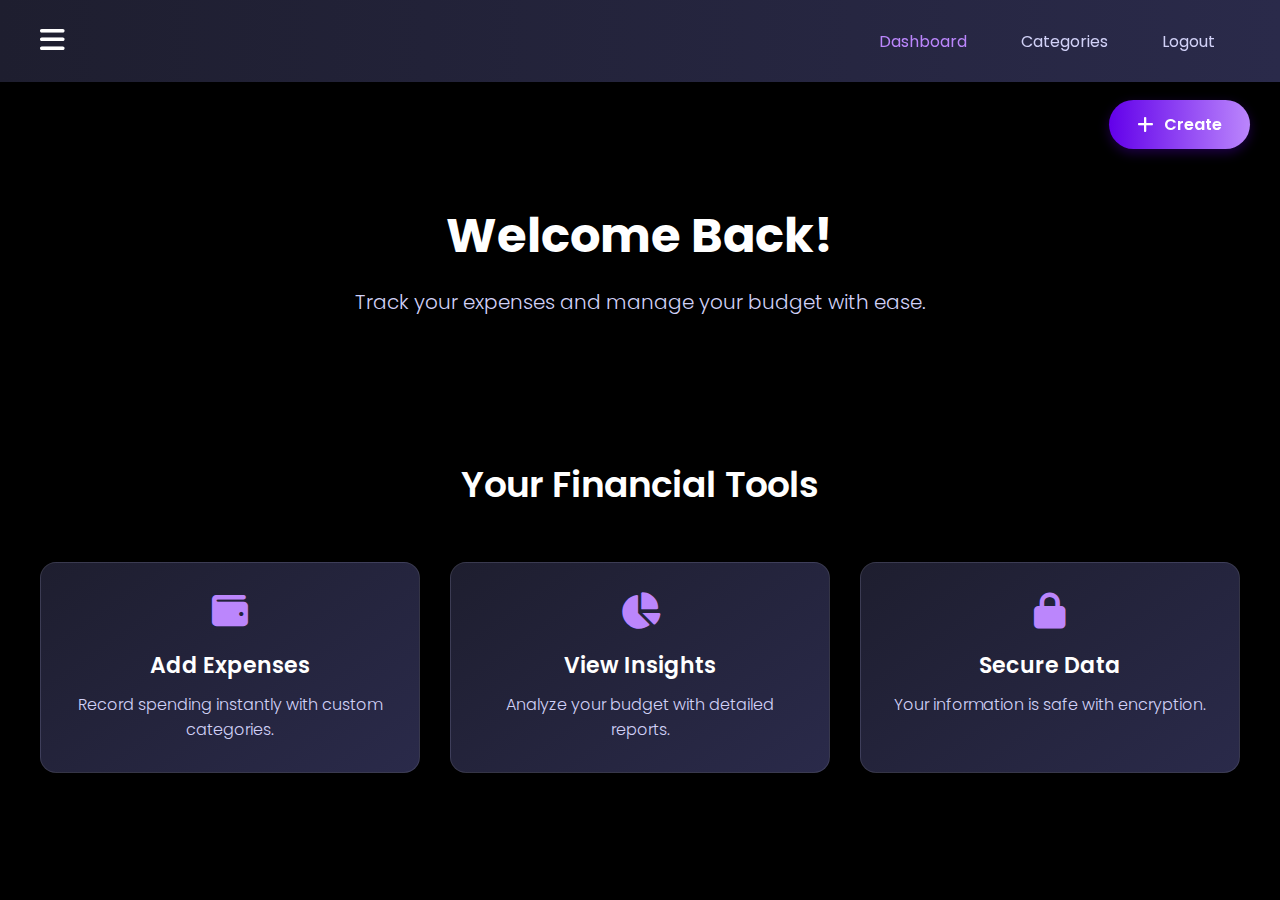
<file: frontend/index.html>
<!DOCTYPE html>
<html lang="en">
<head>
  <meta charset="UTF-8">
  <meta name="viewport" content="width=device-width, initial-scale=1.0">
  <title>Expense Tracker - Dashboard</title>
  <link rel="stylesheet" href="home.css">
  <link href="https://fonts.googleapis.com/css2?family=Poppins:wght@300;400;600;700&display=swap" rel="stylesheet">
  <link rel="stylesheet" href="https://cdnjs.cloudflare.com/ajax/libs/font-awesome/6.4.0/css/all.min.css">
</head>
<body>
  <!-- Navbar -->
  <nav class="navbar">
    <div class="menu-icon">
      <i class="fas fa-bars"></i>
    </div>
    <div class="nav-links">
      <a href="index.html" class="active">Dashboard</a>
      <a href="categories.html">Categories</a>
      <a href="auth.html">Logout</a>
    </div>
  </nav>

  <!-- Sidebar -->
  <div class="sidebar">
    <div class="close-icon">
      <i class="fas fa-times"></i>
    </div>
    <div class="session">
      <i class="fas fa-user-circle"></i>
      <span id="user-name">User</span>
    </div>
    <div class="sidebar-links">
      <a href="index.html" class="active">Dashboard</a>
      <a href="categories.html">Categories</a>
      <a href="auth.html">Logout</a>
    </div>
  </div>

  <!-- Create Button -->
  <a href="categories.html" class="create-button">
    <i class="fas fa-plus"></i> Create
  </a>

  <!-- Main Content -->
  <main>
    <!-- Hero Section -->
    <section class="hero">
      <h1>Welcome Back!</h1>
      <p>Track your expenses and manage your budget with ease.</p>
    </section>

    <!-- Features Section -->
    <section class="features-section">
      <h2>Your Financial Tools</h2>
      <div class="features">
        <div class="feature-card">
          <i class="fas fa-wallet"></i>
          <h3>Add Expenses</h3>
          <p>Record spending instantly with custom categories.</p>
        </div>
        <div class="feature-card">
          <i class="fas fa-chart-pie"></i>
          <h3>View Insights</h3>
          <p>Analyze your budget with detailed reports.</p>
        </div>
        <div class="feature-card">
          <i class="fas fa-lock"></i>
          <h3>Secure Data</h3>
          <p>Your information is safe with encryption.</p>
        </div>
      </div>
    </section>
  </main>

  <script src="home.js"></script>
</body>
</html>
</file>
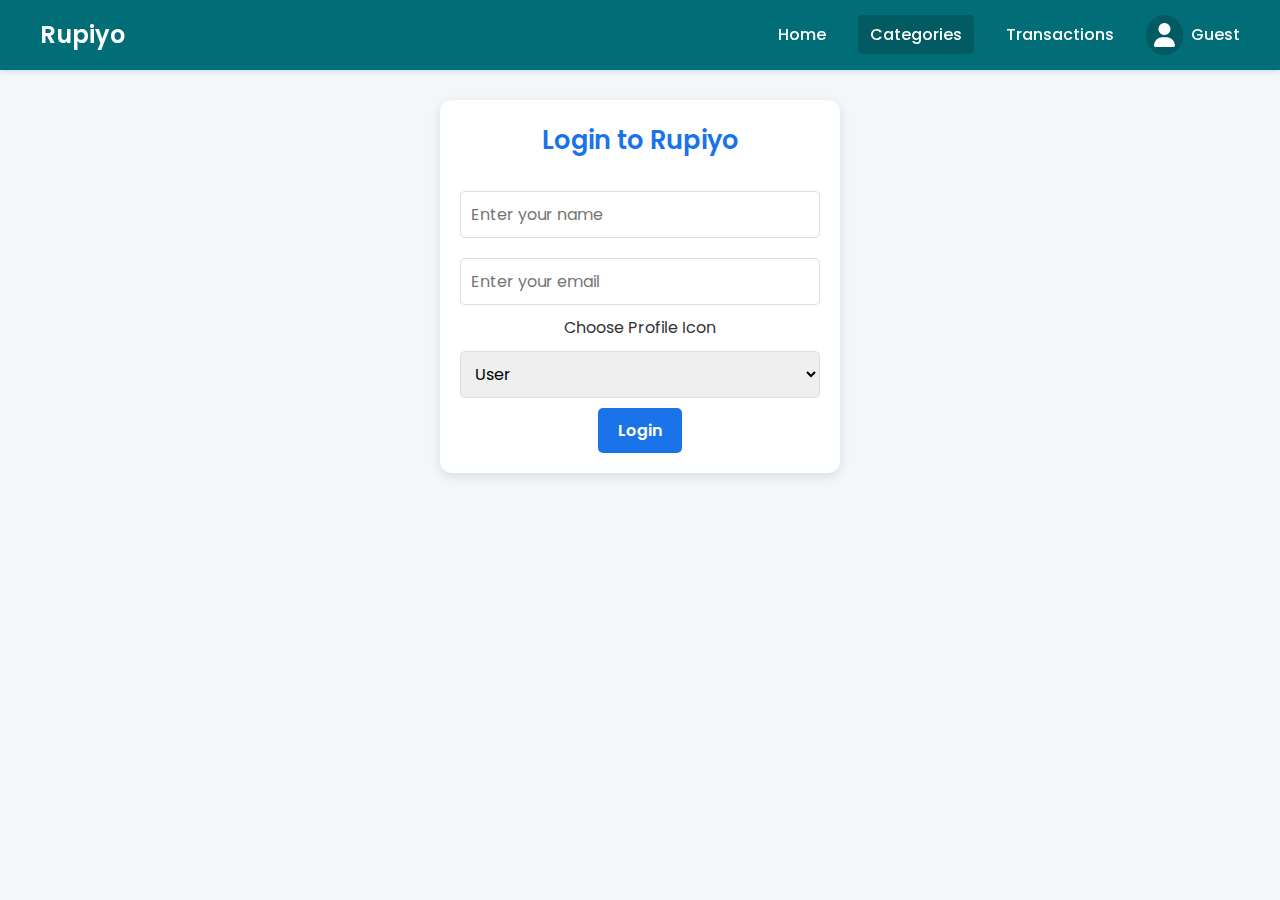
<file: frontend/categories.html>
<!DOCTYPE html>
<html lang="en">
<head>
    <meta charset="UTF-8">
    <meta name="viewport" content="width=device-width, initial-scale=1.0">
    <title>Rupiyo - Categories</title>
    <link href="https://fonts.googleapis.com/css2?family=Poppins:wght@400;500;600&display=swap" rel="stylesheet">
    <link rel="stylesheet" href="https://cdnjs.cloudflare.com/ajax/libs/font-awesome/6.0.0-beta3/css/all.min.css">
    <link rel="stylesheet" href="categories.css">
</head>
<body>
    <!-- Navbar -->
    <nav class="navbar">
        <div class="container">
            <a href="#" class="navbar-brand">Rupiyo</a>
            <button class="navbar-toggler" id="navbarToggler">
                <i class="fas fa-bars"></i>
            </button>
            <ul class="navbar-nav" id="navbarNav">
                <li><a href="index.html">Home</a></li>
                <li><a href="#" class="active">Categories</a></li>
                <li><a href="transaction.html">Transactions</a></li>
                <!-- <li><a href="#">Reports</a></li>
                <li><a href="#">Settings</a></li> -->
                <li class="user-profile" id="userProfile">
                    <i class="fas fa-user" id="userIcon"></i>
                    <span id="userName">Guest</span>
                </li>
            </ul>
            <div class="profile-dropdown" id="profileDropdown">
                <div class="profile-info">
                    <p><strong id="profileName">Guest</strong></p>
                    <p id="profileEmail">guest@example.com</p>
                </div>
                <button class="edit-btn" id="editProfileBtn">Edit Profile</button>
                <button class="logout-btn" id="logoutBtn">Logout</button>
            </div>
        </div>
    </nav>

    <!-- Login Form -->
    <div class="login-container" id="loginContainer">
        <h2>Login to Rupiyo</h2>
        <input type="text" id="loginName" placeholder="Enter your name">
        <input type="email" id="loginEmail" placeholder="Enter your email">
        <label for="loginIcon">Choose Profile Icon</label>
        <select id="loginIcon">
            <option value="fa-user">User</option>
            <option value="fa-cat">Cat</option>
            <option value="fa-dog">Dog</option>
            <option value="fa-robot">Robot</option>
            <option value="fa-ghost">Ghost</option>
            <option value="fa-dragon">Dragon</option>
        </select>
        <button id="loginBtn">Login</button>
    </div>

    <!-- Edit Profile Modal -->
    <div class="edit-profile-modal" id="editProfileModal">
        <div class="modal-content">
            <h2>Edit Profile</h2>
            <form id="editProfileForm">
                <label for="editName">Name</label>
                <input type="text" id="editName">
                <label for="editEmail">Email</label>
                <input type="email" id="editEmail">
                <label for="editIcon">Profile Icon</label>
                <select id="editIcon">
                    <option value="fa-user">User</option>
                    <option value="fa-cat">Cat</option>
                    <option value="fa-dog">Dog</option>
                    <option value="fa-robot">Robot</option>
                    <option value="fa-ghost">Ghost</option>
                    <option value="fa-dragon">Dragon</option>
                </select>
                <div class="btn-group">
                    <button type="submit" class="save-btn">Save</button>
                    <button type="button" class="cancel-btn" id="cancelProfileBtn">Cancel</button>
                </div>
            </form>
        </div>
    </div>

    <!-- Main Content -->
    <div class="main-content" id="mainContent">
        <div class="container">
            <h1>Expense Categories</h1>
            <div class="button-container">
                <button class="add-category-btn" id="addCategoryBtn">+ Add New Category</button>
            </div>
            <div class="category-grid" id="categoryGrid">
                <div class="category-card" data-name="Food & Dining" data-icon="fa-utensils" data-color="#ff6b6b" data-budget="500" data-currency="USD|$">
                    <i class="fas fa-utensils" style="color: #ff6b6b;"></i>
                    <h3>Food & Dining</h3>
                    <p class="budget">Budget: $500</p>
                    <p class="amount">Spent: $200</p>
                    <div class="actions">
                        <button class="edit-category"><i class="fas fa-edit"></i></button>
                        <button class="delete-category"><i class="fas fa-trash"></i></button>
                    </div>
                </div>
                <div class="category-card" data-name="Housing/Rent" data-icon="fa-home" data-color="#4dabf7" data-budget="1500" data-currency="USD|$">
                    <i class="fas fa-home" style="color: #4dabf7;"></i>
                    <h3>Housing/Rent</h3>
                    <p class="budget">Budget: $1500</p>
                    <p class="amount">Spent: $1200</p>
                    <div class="actions">
                        <button class="edit-category"><i class="fas fa-edit"></i></button>
                        <button class="delete-category"><i class="fas fa-trash"></i></button>
                    </div>
                </div>
                <div class="category-card" data-name="Transportation" data-icon="fa-car" data-color="#51cf66" data-budget="300" data-currency="USD|$">
                    <i class="fas fa-car" style="color: #51cf66;"></i>
                    <h3>Transportation</h3>
                    <p class="budget">Budget: $300</p>
                    <p class="amount">Spent: $150</p>
                    <div class="actions">
                        <button class="edit-category"><i class="fas fa-edit"></i></button>
                        <button class="delete-category"><i class="fas fa-trash"></i></button>
                    </div>
                </div>
            </div>
        </div>
    </div>

    <!-- Category Modal -->
    <div class="modal" id="categoryModal">
        <div class="modal-content">
            <h2 id="modalTitle">Add New Category</h2>
            <form id="categoryForm">
                <label for="categoryName">Category Name</label>
                <input type="text" id="categoryName" placeholder="Enter or select a category">
                <label for="categorySelect">Or Select a Category</label>
                <select id="categorySelect">
                    <option value="">-- Choose a Category --</option>
                    <option value="Food & Dining|fa-utensils|#ff6b6b">Food & Dining</option>
                    <option value="Housing/Rent|fa-home|#4dabf7">Housing/Rent</option>
                    <option value="Transportation|fa-car|#51cf66">Transportation</option>
                    <option value="Utilities|fa-bolt|#ffd43b">Utilities</option>
                    <option value="Entertainment|fa-ticket-alt|#ae3ec9">Entertainment</option>
                    <option value="Shopping|fa-shopping-bag|#f783ac">Shopping</option>
                    <option value="Health & Fitness|fa-heartbeat|#38d9a9">Health & Fitness</option>
                    <option value="Education|fa-book|#ff922b">Education</option>
                    <option value="Travel|fa-plane|#339af0">Travel</option>
                    <option value="Personal Care|fa-spa|#868e96">Personal Care</option>
                    <option value="Savings|fa-piggy-bank|#2f9e44">Savings</option>
                    <option value="Insurance|fa-shield-alt|#f06595">Insurance</option>
                    <option value="Groceries|fa-shopping-basket|#ffec99">Groceries</option>
                    <option value="Dining Out|fa-utensil-spoon|#ff8787">Dining Out</option>
                    <option value="Subscriptions|fa-tv|#748ffc">Subscriptions</option>
                    <option value="Charity|fa-hand-holding-heart|#ff6f91">Charity</option>
                    <option value="Pets|fa-paw|#51cf66">Pets</option>
                    <option value="Hobbies|fa-paint-brush|#f783ac">Hobbies</option>
                    <option value="Gifts|fa-gift|#ff922b">Gifts</option>
                    <option value="Kids|fa-baby-carriage|#4dabf7">Kids</option>
                    <option value="Home Maintenance|fa-tools|#868e96">Home Maintenance</option>
                    <option value="Car Maintenance|fa-wrench|#339af0">Car Maintenance</option>
                    <option value="Clothing|fa-tshirt|#ae3ec9">Clothing</option>
                    <option value="Electronics|fa-laptop|#ffd43b">Electronics</option>
                    <option value="Vacation|fa-suitcase|#ff6b6b">Vacation</option>
                    <option value="Fitness Membership|fa-dumbbell|#38d9a9">Fitness Membership</option>
                    <option value="Medical Expenses|fa-first-aid|#ff8787">Medical Expenses</option>
                    <option value="Beauty|fa-magic|#f783ac">Beauty</option>
                    <option value="Investments|fa-chart-line|#2f9e44">Investments</option>
                    <option value="Debt Repayment|fa-credit-card|#f06595">Debt Repayment</option>
                    <option value="Miscellaneous|fa-question|#ced4da">Miscellaneous</option>
                </select>
                <label for="categoryIcon">Icon</label>
                <select id="categoryIcon">
                    <option value="fa-utensils">Fork (Food)</option>
                    <option value="fa-home">House (Housing)</option>
                    <option value="fa-car">Car (Transportation)</option>
                    <option value="fa-bolt">Bolt (Utilities)</option>
                    <option value="fa-ticket-alt">Ticket (Entertainment)</option>
                    <option value="fa-shopping-bag">Shopping Bag</option>
                    <option value="fa-heartbeat">Heartbeat (Health)</option>
                    <option value="fa-book">Book (Education)</option>
                    <option value="fa-plane">Airplane (Travel)</option>
                    <option value="fa-spa">Spa (Personal Care)</option>
                    <option value="fa-piggy-bank">Piggy Bank (Savings)</option>
                    <option value="fa-shield-alt">Shield (Insurance)</option>
                    <option value="fa-shopping-basket">Basket (Groceries)</option>
                    <option value="fa-utensil-spoon">Spoon (Dining Out)</option>
                    <option value="fa-tv">TV (Subscriptions)</option>
                    <option value="fa-hand-holding-heart">Heart (Charity)</option>
                    <option value="fa-paw">Paw (Pets)</option>
                    <option value="fa-paint-brush">Paint Brush (Hobbies)</option>
                    <option value="fa-gift">Gift</option>
                    <option value="fa-baby-carriage">Baby Carriage (Kids)</option>
                    <option value="fa-tools">Tools (Home Maintenance)</option>
                    <option value="fa-wrench">Wrench (Car Maintenance)</option>
                    <option value="fa-tshirt">T-Shirt (Clothing)</option>
                    <option value="fa-laptop">Laptop (Electronics)</option>
                    <option value="fa-suitcase">Suitcase (Vacation)</option>
                    <option value="fa-dumbbell">Dumbbell (Fitness)</option>
                    <option value="fa-first-aid">First Aid (Medical)</option>
                    <option value="fa-magic">Magic (Beauty)</option>
                    <option value="fa-chart-line">Chart Line (Investments)</option>
                    <option value="fa-credit-card">Credit Card (Debt)</option>
                    <option value="fa-question">Question (Miscellaneous)</option>
                </select>
                <label for="categoryColor">Color</label>
                <input type="color" id="categoryColor" value="#ff6b6b">
                <label for="categoryCurrency">Currency</label>
                <select id="categoryCurrency">
                    <option value="USD|$">USD ($)</option>
                    <option value="EUR|€">EUR (€)</option>
                    <option value="GBP|£">GBP (£)</option>
                    <option value="INR|₹">INR (₹)</option>
                    <option value="JPY|¥">JPY (¥)</option>
                    <option value="CAD|$">CAD ($)</option>
                    <option value="AUD|$">AUD ($)</option>
                    <option value="CHF|Fr">CHF (Fr)</option>
                    <option value="CNY|¥">CNY (¥)</option>
                    <option value="BRL|R$">BRL (R$)</option>
                    <option value="MXN|$">MXN ($)</option>
                    <option value="ZAR|R">ZAR (R)</option>
                    <option value="KRW|₩">KRW (₩)</option>
                    <option value="SGD|$">SGD ($)</option>
                    <option value="NZD|$">NZD ($)</option>
                </select>
                <label for="categoryBudget">Monthly Budget</label>
                <input type="range" id="categoryBudget" min="0" max="5000" step="50" value="0">
                <span class="budget-value" id="budgetValue">$0</span>
                <div class="btn-group">
                    <button type="button" class="save-btn" id="saveCategoryBtn">Save</button>
                    <button type="button" class="cancel-btn" id="cancelCategoryBtn">Cancel</button>
                </div>
            </form>
        </div>
    </div>

    <script src="categories.js"></script>
</body>
</html>
</file>
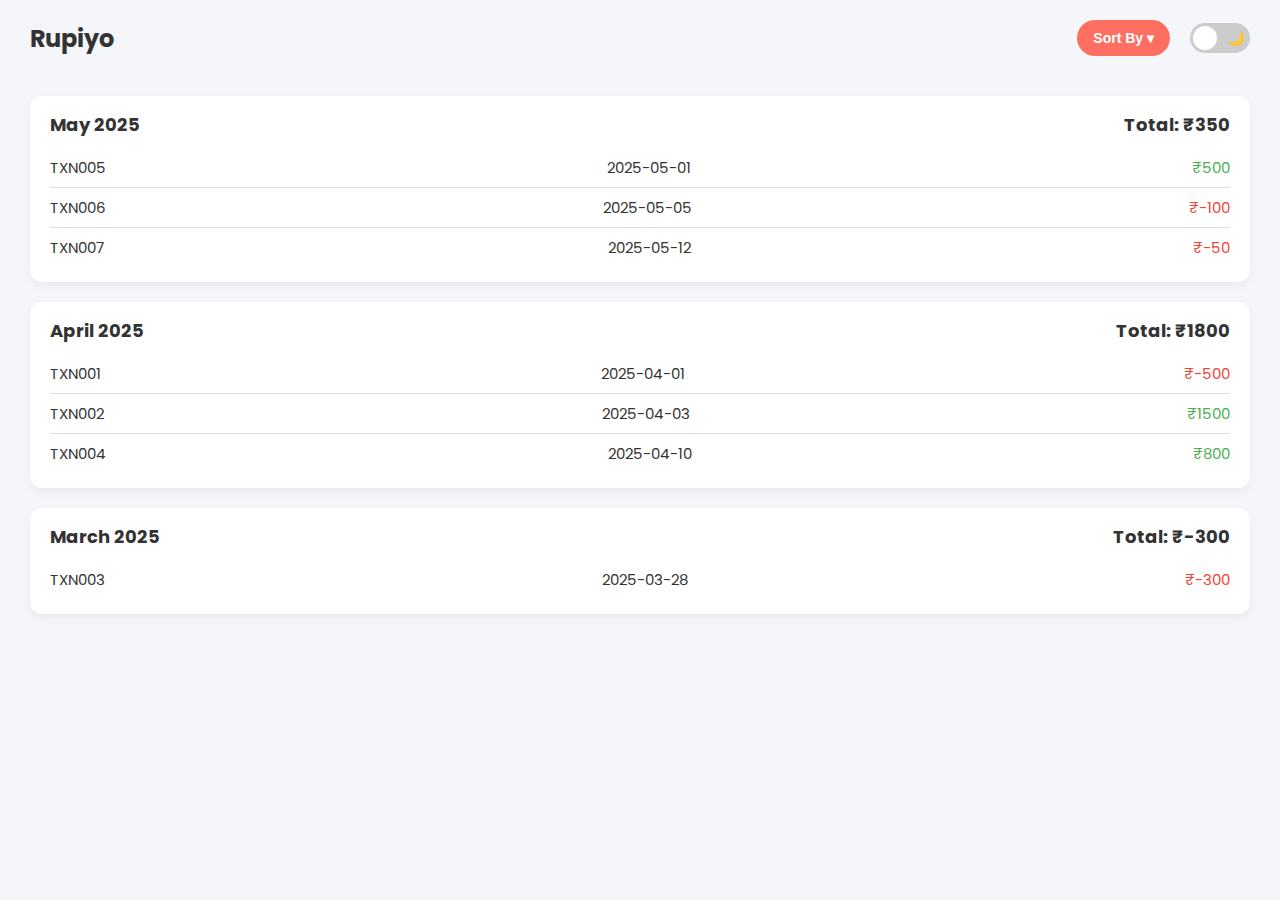
<file: frontend/transaction.html>
<!DOCTYPE html>
<html lang="en">
<head>
  <meta charset="UTF-8" />
  <meta name="viewport" content="width=device-width, initial-scale=1.0"/>
  <title>Rupiyo</title>
  <link rel="stylesheet" href="transaction.css" />
  <link href="https://fonts.googleapis.com/css2?family=Poppins&display=swap" rel="stylesheet">
</head>
<body>
  <div class="top-bar">
    <h1 class="logo">Rupiyo</h1>
    <div class="top-controls">
      <div class="dropdown">
        <button class="dropbtn" id="sortBtn">Sort By ▾</button>
        <div class="dropdown-content" id="dropdownMenu">
          <a href="#" onclick="sortBy('date')">Date</a>
          <a href="#" onclick="sortBy('amount')">Amount</a>
        </div>
      </div>

      <label class="switch">
        <input type="checkbox" id="modeToggle">
        <span class="slider">
          <span class="icon sun">🌞</span>
          <span class="icon moon">🌙</span>
        </span>
      </label>
    </div>
  </div>

  <div class="content">
    <div id="historyContainer" class="history-container"></div>
  </div>

  <script src="transaction.js"></script>
</body>
</html>
</file>
<file: frontend/home.css>
* {
  margin: 0;
  padding: 0;
  box-sizing: border-box;
  font-family: 'Poppins', sans-serif;
}

body {
  min-height: 100vh;
  background: #000000;
  color: #ffffff;
  overflow-x: hidden;
}

/* Navbar */
.navbar {
  position: fixed;
  top: 0;
  left: 0;
  width: 100%;
  background: linear-gradient(90deg, #1e1e2f, #2a2a4a);
  padding: 20px 40px;
  display: flex;
  justify-content: space-between;
  align-items: center;
  z-index: 100;
  box-shadow: 0 2px 5px rgba(0, 0, 0, 0.5);
}

.menu-icon {
  font-size: 28px;
  cursor: pointer;
  transition: color 0.3s;
}

.menu-icon:hover {
  color: #bb86fc;
}

.nav-links a {
  color: #d1d1f7;
  text-decoration: none;
  margin: 0 25px;
  font-size: 16px;
  font-weight: 400;
  transition: color 0.3s;
}

.nav-links a:hover,
.nav-links a.active {
  color: #bb86fc;
}

/* Sidebar */
.sidebar {
  position: fixed;
  top: 0;
  left: -300px;
  width: 300px;
  height: 100%;
  background: linear-gradient(180deg, #1e1e2f, #2a2a4a);
  padding: 30px 20px;
  transition: left 0.3s ease;
  z-index: 101;
}

.sidebar.active {
  left: 0;
}

.close-icon {
  font-size: 28px;
  cursor: pointer;
  text-align: right;
  margin-bottom: 30px;
  color: #d1d1f7;
  transition: color 0.3s;
}

.close-icon:hover {
  color: #bb86fc;
}

.session {
  display: flex;
  align-items: center;
  margin-bottom: 30px;
  color: #d1d1f7;
}

.session i {
  font-size: 32px;
  margin-right: 12px;
  color: #bb86fc;
}

.session #user-name {
  font-size: 18px;
  font-weight: 400;
}

.sidebar-links a {
  display: block;
  color: #d1d1f7;
  text-decoration: none;
  font-size: 18px;
  font-weight: 400;
  margin: 20px 0;
  transition: color 0.3s, transform 0.3s;
}

.sidebar-links a:hover,
.sidebar-links a.active {
  color: #bb86fc;
  transform: translateX(10px);
}

/* Create Button */
.create-button {
  position: fixed;
  top: 100px;
  right: 30px;
  display: flex;
  align-items: center;
  padding: 12px 28px;
  background: linear-gradient(90deg, #6200ea, #bb86fc);
  color: #ffffff;
  text-decoration: none;
  border-radius: 50px;
  font-size: 16px;
  font-weight: 600;
  z-index: 99;
  box-shadow: 0 4px 12px rgba(98, 0, 234, 0.3);
  transition: transform 0.3s ease, background 0.3s ease, box-shadow 0.3s ease;
}

.create-button i {
  margin-right: 10px;
  font-size: 18px;
}

.create-button:hover {
  background: linear-gradient(90deg, #3700b3, #9575cd);
  transform: scale(1.05);
  box-shadow: 0 6px 18px rgba(98, 0, 234, 0.5);
}

/* Main Content */
main {
  padding: 140px 20px 40px;
  max-width: 1400px;
  margin: 0 auto;
  transition: transform 0.3s ease;
}

.sidebar.active ~ main {
  transform: translateX(300px);
}

/* Hero */
.hero {
  text-align: center;
  padding: 60px 20px;
  animation: fadeIn 1s ease-in;
}

.hero h1 {
  font-size: 48px;
  font-weight: 700;
  margin-bottom: 15px;
}

.hero p {
  font-size: 20px;
  font-weight: 300;
  color: #d1d1f7;
  max-width: 800px;
  margin: 0 auto;
}

@keyframes fadeIn {
  from { opacity: 0; transform: translateY(20px); }
  to { opacity: 1; transform: translateY(0); }
}

/* Features */
.features-section {
  padding: 80px 20px;
  text-align: center;
}

.features-section h2 {
  font-size: 36px;
  font-weight: 600;
  margin-bottom: 50px;
}

.features {
  display: grid;
  grid-template-columns: repeat(auto-fit, minmax(280px, 1fr));
  gap: 30px;
}

.feature-card {
  background: linear-gradient(145deg, #1e1e2f, #2a2a4a);
  padding: 30px;
  border-radius: 16px;
  border: 1px solid rgba(255, 255, 255, 0.1);
  transition: transform 0.3s, box-shadow 0.3s;
}

.feature-card:hover {
  transform: translateY(-10px);
  box-shadow: 0 10px 20px rgba(0, 0, 0, 0.5);
}

.feature-card i {
  font-size: 36px;
  color: #bb86fc;
  margin-bottom: 20px;
}

.feature-card h3 {
  font-size: 22px;
  font-weight: 600;
  margin-bottom: 10px;
}

.feature-card p {
  font-size: 16px;
  font-weight: 300;
  color: #d1d1f7;
}

/* Responsive Design */
@media (max-width: 900px) {
  .navbar {
    padding: 15px 20px;
  }

  .menu-icon {
    font-size: 24px;
  }

  .nav-links {
    display: none;
  }

  .sidebar {
    width: 100%;
    left: -100%;
  }

  .sidebar.active {
    left: 0;
  }

  .sidebar.active ~ main {
    transform: translateX(0);
    opacity: 0.3;
    pointer-events: none;
  }

  .sidebar:not(.active) ~ main {
    opacity: 1;
    pointer-events: auto;
  }

  .create-button {
    top: 90px;
   “Right: 20px;
    padding: 10px 24px;
    font-size: 14px;
  }

  .hero {
    padding: 40px 20px;
  }

  .hero h1 {
    font-size: 36px;
  }

  .hero p {
    font-size: 16px;
  }

  .features-section {
    padding: 60px 20px;
  }

  .features-section h2 {
    font-size: 30px;
  }
}

@media (max-width: 600px) {
  .hero h1 {
    font-size: 28px;
  }

  .hero p {
    font-size: 14px;
  }

  .create-button {
    padding: 8px 20px;
    font-size: 12px;
  }

  .feature-card {
    padding: 20px;
  }

  .feature-card i {
    font-size: 30px;
  }

  .feature-card h3 {
    font-size: 20px;
  }
}
</file>
<file: frontend/categories.css>
* {
    margin: 0;
    padding: 0;
    box-sizing: border-box;
    font-family: 'Poppins', sans-serif;
}

body {
    background-color: #f4f7fa;
    color: #333;
    line-height: 1.6;
    font-weight: 400;
}

/* Navbar Styles */
.navbar {
    background-color: #006d77;
    padding: 15px 20px;
    position: fixed;
    top: 0;
    width: 100%;
    z-index: 1000;
    box-shadow: 0 2px 5px rgba(0, 0, 0, 0.1);
}

.navbar .container {
    display: flex;
    justify-content: space-between;
    align-items: center;
    max-width: 1200px;
    margin: 0 auto;
    padding: 0;
}

.navbar-brand {
    color: white;
    font-size: 1.5rem;
    font-weight: 600;
    text-decoration: none;
}

.navbar-nav {
    display: flex;
    list-style: none;
    align-items: center;
}

.navbar-nav li {
    margin-left: 20px;
}

.navbar-nav a {
    color: white;
    text-decoration: none;
    font-size: 1rem;
    font-weight: 500;
    padding: 8px 12px;
    border-radius: 5px;
    transition: background-color 0.3s;
}

.navbar-nav a:hover,
.navbar-nav a.active {
    background-color: #025a62;
}

.navbar-toggler {
    display: none;
    background: none;
    border: none;
    color: white;
    font-size: 1.5rem;
    cursor: pointer;
}

/* User Profile Styles */
.user-profile {
    position: relative;
    display: flex;
    align-items: center;
    cursor: pointer;
}

.user-profile i {
    font-size: 1.5rem;
    color: white;
    background: #025a62;
    padding: 8px;
    border-radius: 50%;
    margin-right: 8px;
}

.user-profile span {
    color: white;
    font-size: 1rem;
    font-weight: 500;
}

.profile-dropdown {
    display: none;
    position: absolute;
    top: 40px;
    right: 0;
    background: white;
    border-radius: 8px;
    box-shadow: 0 4px 12px rgba(0, 0, 0, 0.15);
    width: 200px;
    z-index: 1000;
}

.profile-dropdown.active {
    display: block;
}

.profile-dropdown .profile-info {
    padding: 15px;
    border-bottom: 1px solid #ddd;
}

.profile-dropdown .profile-info p {
    font-size: 0.9rem;
    color: #333;
    font-weight: 400;
    margin: 5px 0;
}

.profile-dropdown button {
    width: 100%;
    padding: 10px;
    background: #e63946;
    color: white;
    border: none;
    font-size: 0.9rem;
    font-weight: 500;
    cursor: pointer;
    transition: background-color 0.2s;
}

.profile-dropdown button:hover {
    background: #d00000;
}

.profile-dropdown .edit-btn {
    background: #1a73e8;
    border-radius: 0;
}

.profile-dropdown .edit-btn:hover {
    background: #1557b0;
}

.profile-dropdown .logout-btn {
    border-radius: 0 0 8px 8px;
}

/* Login Form Styles */
.login-container {
    display: none;
    max-width: 400px;
    margin: 100px auto;
    padding: 20px;
    background: white;
    border-radius: 12px;
    box-shadow: 0 4px 12px rgba(0, 0, 0, 0.1);
    text-align: center;
}

.login-container.active {
    display: block;
}

.login-container h2 {
    font-size: 1.6rem;
    color: #1a73e8;
    margin-bottom: 20px;
    font-weight: 600;
}

.login-container input,
.login-container select {
    width: 100%;
    padding: 10px;
    margin: 10px 0;
    border: 1px solid #ddd;
    border-radius: 5px;
    font-size: 1rem;
}

.login-container button {
    padding: 10px 20px;
    background: #1a73e8;
    color: white;
    border: none;
    border-radius: 5px;
    font-size: 1rem;
    font-weight: 600;
    cursor: pointer;
}

.login-container button:hover {
    background: #1557b0;
}

/* Edit Profile Modal */
.edit-profile-modal {
    display: none;
    position: fixed;
    top: 0;
    left: 0;
    width: 100%;
    height: 100%;
    background: rgba(0, 0, 0, 0.5);
    z-index: 1000;
    align-items: center;
    justify-content: center;
}

.edit-profile-modal .modal-content {
    background: white;
    max-width: 400px;
    width: 90%;
    padding: 25px;
    border-radius: 12px;
    position: relative;
}

.edit-profile-modal h2 {
    font-size: 1.6rem;
    color: #1a73e8;
    margin-bottom: 20px;
    font-weight: 600;
}

.edit-profile-modal form {
    display: flex;
    flex-direction: column;
    gap: 15px;
}

.edit-profile-modal label {
    font-size: 0.9rem;
    color: #333;
    font-weight: 500;
}

.edit-profile-modal input,
.edit-profile-modal select {
    padding: 10px;
    border: 1px solid #ddd;
    border-radius: 5px;
    font-size: 1rem;
    font-weight: 400;
}

.edit-profile-modal input:focus,
.edit-profile-modal select:focus {
    outline: none;
    border-color: #1a73e8;
}

.edit-profile-modal .btn-group {
    display: flex;
    gap: 10px;
    justify-content: flex-end;
}

.edit-profile-modal button {
    padding: 10px 20px;
    border: none;
    border-radius: 5px;
    font-size: 1rem;
    font-weight: 600;
    cursor: pointer;
    transition: background-color 0.2s;
}

.edit-profile-modal .save-btn {
    background-color: #1a73e8;
    color: white;
}

.edit-profile-modal .cancel-btn {
    background-color: #e63946;
    color: white;
}

.edit-profile-modal button:hover {
    opacity: 0.9;
}

/* Main Content */
.main-content {
    margin-top: 80px;
}

.container {
    max-width: 1200px;
    margin: 40px auto;
    padding: 0 20px;
}

h1 {
    text-align: center;
    font-size: 2.5rem;
    color: #1a73e8;
    margin-bottom: 30px;
    font-weight: 600;
}

.button-container {
    display: flex;
    justify-content: flex-end;
    margin-bottom: 20px;
}

.add-category-btn {
    background-color: #1a73e8;
    color: white;
    padding: 12px 24px;
    border: none;
    border-radius: 25px;
    font-size: 1rem;
    font-weight: 600;
    cursor: pointer;
    transition: background-color 0.3s, transform 0.2s;
}

.add-category-btn:hover {
    background-color: #1557b0;
    transform: translateY(-2px);
}

.category-grid {
    display: grid;
    grid-template-columns: repeat(auto-fit, minmax(220px, 1fr));
    gap: 20px;
}

.category-card {
    background-color: white;
    padding: 20px;
    border-radius: 12px;
    box-shadow: 0 4px 12px rgba(0, 0, 0, 0.1);
    text-align: center;
    transition: transform 0.3s, box-shadow 0.3s;
    position: relative;
}

.category-card:hover {
    transform: translateY(-5px);
    box-shadow: 0 6px 18px rgba(0, 0, 0, 0.15);
}

.category-card i {
    font-size: 2.2rem;
    margin-bottom: 10px;
}

.category-card h3 {
    font-size: 1.2rem;
    margin-bottom: 8px;
    font-weight: 600;
}

.category-card .budget,
.category-card .amount {
    font-size: 1rem;
    color: #555;
    margin-bottom: 8px;
    font-weight: 400;
}

.category-card .actions {
    position: absolute;
    top: 10px;
    right: 10px;
    display: none;
}

.category-card:hover .actions {
    display: flex;
    gap: 5px;
}

.category-card .actions button {
    background: none;
    border: none;
    cursor: pointer;
    font-size: 1rem;
    color: #777;
}

.category-card .actions button:hover {
    color: #1a73e8;
}

/* Category Modal Styles */
.modal {
    display: none;
    position: fixed;
    top: 0;
    left: 0;
    width: 100%;
    height: 100%;
    background: rgba(0, 0, 0, 0.5);
    z-index: 1000;
    align-items: center;
    justify-content: center;
}

.modal-content {
    background: white;
    max-width: 450px;
    width: 90%;
    padding: 25px;
    border-radius: 12px;
    position: relative;
}

.modal-content h2 {
    font-size: 1.6rem;
    margin-bottom: 20px;
    color: #1a73e8;
    font-weight: 600;
}

.modal-content form {
    display: flex;
    flex-direction: column;
    gap: 15px;
}

.modal-content label {
    font-size: 0.9rem;
    color: #333;
    font-weight: 500;
}

.modal-content input[type="text"],
.modal-content select,
.modal-content input[type="range"] {
    padding: 10px;
    border: 1px solid #ddd;
    border-radius: 5px;
    font-size: 1rem;
    font-weight: 400;
}

.modal-content input[type="color"] {
    padding: 5px;
    height: 40px;
    border: none;
    border-radius: 5px;
    cursor: pointer;
}

.modal-content input[type="range"] {
    width: 100%;
    margin: 10px 0;
}

.modal-content .budget-value {
    font-size: 1rem;
    color: #1a73e8;
    text-align: center;
    font-weight: 500;
}

.modal-content input:focus,
.modal-content select:focus {
    outline: none;
    border-color: #1a73e8;
}

.modal-content .btn-group {
    display: flex;
    gap: 10px;
    justify-content: flex-end;
}

.modal-content button {
    padding: 10px 20px;
    border: none;
    border-radius: 5px;
    font-size: 1rem;
    font-weight: 600;
    cursor: pointer;
    transition: background-color 0.2s;
}

.modal-content .save-btn {
    background-color: #1a73e8;
    color: white;
}

.modal-content .cancel-btn {
    background-color: #e63946;
    color: white;
}

.modal-content button:hover {
    opacity: 0.9;
}

/* Responsive Design */
@media (max-width: 768px) {
    .navbar-nav {
        display: none;
        flex-direction: column;
        position: absolute;
        top: 60px;
        left: 0;
        width: 100%;
        background-color: #006d77;
        padding: 10px 0;
    }

    .navbar-nav.active {
        display: flex;
    }

    .navbar-nav li {
        margin: 10px 0;
        text-align: center;
    }

    .user-profile {
        margin: 10px 0;
        justify-content: center;
    }

    .profile-dropdown {
        top: auto;
        right: auto;
        left: 50%;
        transform: translateX(-50%);
        width: 80%;
    }

    .navbar-toggler {
        display: block;
    }

    .category-grid {
        grid-template-columns: 1fr;
    }

    .modal-content {
        width: 95%;
    }

    .button-container {
        justify-content: center;
    }
}
</file>
<file: frontend/transaction.css>
body {
    font-family: 'Poppins', sans-serif;
    margin: 0;
    padding: 0;
    background-color: #f4f6f9;
    color: #333;
    transition: background-color 0.3s, color 0.3s;
  }
  
  .top-bar {
    display: flex;
    justify-content: space-between;
    align-items: center;
    padding: 20px 30px;
    background-color: transparent;
  }
  
  .logo {
    font-size: 24px;
    margin: 0;
  }
  
  .top-controls {
    display: flex;
    align-items: center;
    gap: 20px;
  }
  
  /* Dropdown */
  .dropbtn {
    background-color: #ff6f61;
    color: white;
    padding: 10px 16px;
    font-size: 14px;
    border: none;
    border-radius: 20px;
    cursor: pointer;
    font-weight: bold;
  }
  
  .dropdown {
    position: relative;
    display: inline-block;
  }
  
  .dropdown-content {
    display: none;
    position: absolute;
    background-color: #f0f0f0;
    border-radius: 8px;
    min-width: 120px;
    right: 0;
    z-index: 1;
    box-shadow: 0 4px 8px rgba(0,0,0,0.1);
    overflow: hidden;
  }
  
  .dropdown-content a {
    color: #333;
    padding: 10px 14px;
    text-decoration: none;
    display: block;
    font-size: 14px;
  }
  
  .dropdown-content a:hover {
    background-color: #ddd;
  }
  
  .dropdown:hover .dropdown-content {
    display: block;
  }
  
  /* Switch */
  .switch {
    position: relative;
    display: inline-block;
    width: 60px;
    height: 30px;
  }
  
  .switch input {
    opacity: 0;
    width: 0;
    height: 0;
  }
  
  .slider {
    position: absolute;
    top: 0;
    left: 0;
    right: 0;
    bottom: 0;
    background-color: #ccc;
    border-radius: 30px;
    cursor: pointer;
    display: flex;
    align-items: center;
    justify-content: space-between;
    padding: 0 6px;
  }
  
  .slider:before {
    content: "";
    position: absolute;
    height: 24px;
    width: 24px;
    left: 3px;
    bottom: 3px;
    background-color: white;
    transition: 0.4s;
    border-radius: 50%;
  }
  
  input:checked + .slider:before {
    transform: translateX(30px);
  }
  
  .icon {
    font-size: 14px;
    pointer-events: none;
  }
  
  body.dark-mode {
    background-color: #121212;
    color: #f4f4f4;
  }
  
  body.dark-mode .month-section {
    background-color: #1e1e1e;
    color: white;
  }
  
  body.dark-mode .transaction {
    background-color: #2c2c2c;
    color: white;
  }
  
  .history-container {
    padding: 0 30px;
    margin-top: 20px;
  }
  
  .month-section {
    background-color: white;
    margin-bottom: 20px;
    padding: 15px 20px;
    border-radius: 12px;
    box-shadow: 0 4px 10px rgba(0,0,0,0.05);
    transition: background-color 0.3s;
  }
  
  .month-header {
    font-weight: bold;
    font-size: 18px;
    margin-bottom: 10px;
    display: flex;
    justify-content: space-between;
  }
  
  .transaction {
    display: flex;
    justify-content: space-between;
    padding: 8px 0;
    font-size: 15px;
    border-bottom: 1px solid #ddd;
  }
  
  .transaction:last-child {
    border-bottom: none;
  }
  
  .transaction-amount.positive {
    color: #4caf50;
  }
  
  .transaction-amount.negative {
    color: #f44336;
  }
  
  @media (max-width: 600px) {
    .top-bar {
      flex-direction: column;
      align-items: flex-start;
    }
  
    .top-controls {
      margin-top: 10px;
      gap: 12px;
      flex-direction: row-reverse;
    }
  
    .transaction {
      flex-direction: column;
      align-items: flex-start;
    }
  
    .month-header {
      flex-direction: column;
      gap: 5px;
    }
  }
</file>
